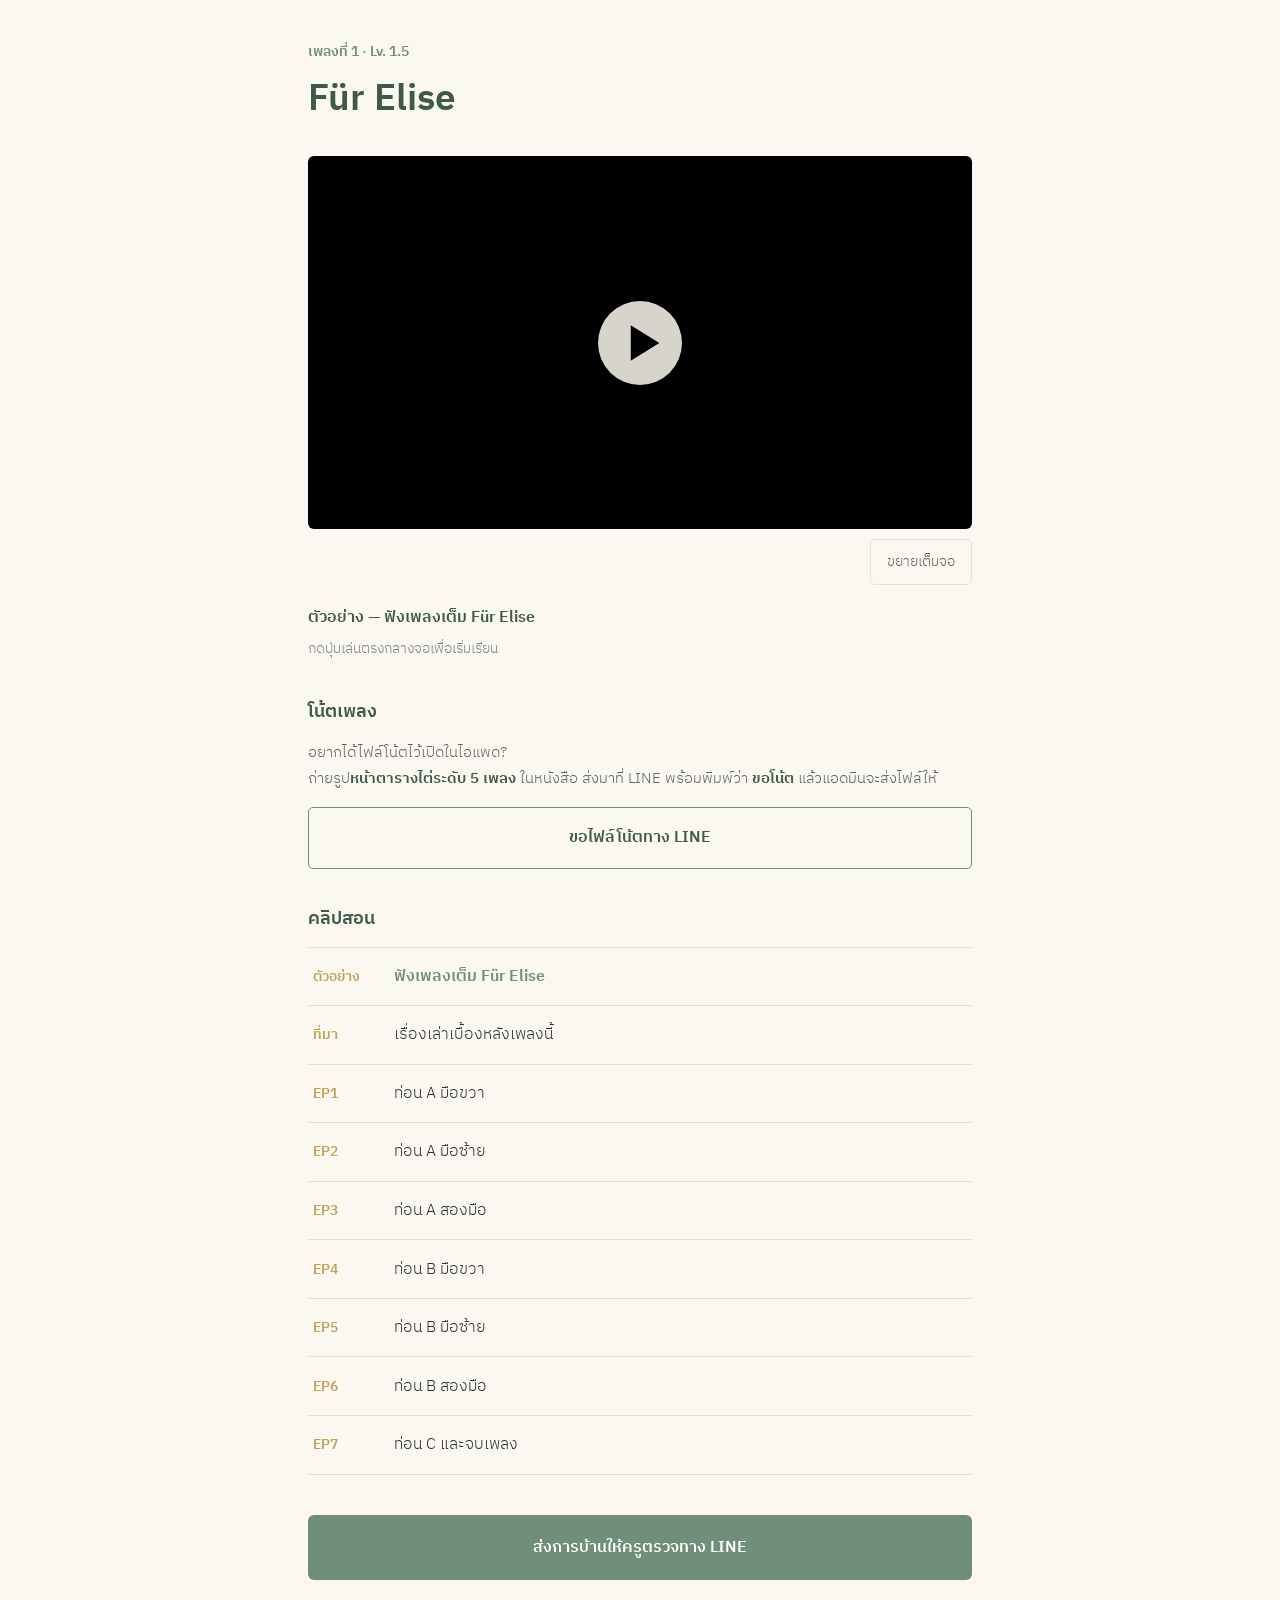
<file: 1/index.html>
<!DOCTYPE html>
<html lang="th">
<head>
<meta charset="utf-8">
<meta name="viewport" content="width=device-width,initial-scale=1">
<meta name="robots" content="noindex,nofollow">
<title>Für Elise — ปลดล็อกเปียโน 2 มือ</title>
<link href="https://fonts.googleapis.com/css2?family=IBM+Plex+Sans+Thai:wght@300;400;600&display=swap" rel="stylesheet">
<style>
:root{--cream:#FBF8F1;--sage:#6F8F78;--deep:#3F5A48;--ink:#2B342D;--gold:#C2A15A;--line:#DFE4DA}
*{box-sizing:border-box;margin:0;padding:0}
body{background:var(--cream);color:var(--ink);font-family:'IBM Plex Sans Thai',system-ui,sans-serif;font-weight:300;line-height:1.7}
body.locked{overflow:hidden}
.wrap{max-width:44rem;margin:0 auto;padding:2.5rem 1.25rem 4rem}
.lv{font-size:.9rem;color:var(--sage);font-weight:600}
h1{font-size:clamp(1.7rem,6vw,2.3rem);font-weight:600;color:var(--deep);margin:.3rem 0 1.5rem}
.player{position:relative;padding-top:56.25%;background:#000;border-radius:6px;overflow:hidden;scroll-margin-top:1rem}
.player iframe{position:absolute;inset:0;width:100%;height:100%;border:0}
.player.big{position:fixed;inset:0;z-index:120;padding-top:0;border-radius:0}
.player.big iframe{top:50%;height:auto;aspect-ratio:16/9;max-height:100%;transform:translateY(-50%)}
.cue{position:absolute;inset:0;display:flex;align-items:center;justify-content:center;pointer-events:none;transition:opacity .2s ease}
.cue.gone{opacity:0}
.cue svg{width:84px;height:84px;filter:drop-shadow(0 3px 14px rgba(0,0,0,.5))}
.expand{display:flex;justify-content:flex-end;margin-top:.6rem}
.expand button{display:flex;align-items:center;gap:.5rem;padding:.6rem 1rem;background:none;border:1px solid var(--line);border-radius:5px;color:#5B665D;font:inherit;font-size:.9rem;cursor:pointer}
.expand button:hover{border-color:var(--sage);color:var(--sage)}
.close{display:none;position:fixed;top:.9rem;right:.9rem;z-index:130;width:46px;height:46px;border-radius:50%;border:0;background:rgba(20,20,20,.6);color:#fff;font-size:1.5rem;line-height:1;cursor:pointer}
body.locked .close{display:block}
.now{margin:1.2rem 0 .4rem;font-size:1rem;color:var(--deep);font-weight:600}
.hint{margin-bottom:2rem;font-size:.9rem;color:#7A857C}
h2{font-size:1.1rem;font-weight:600;color:var(--deep);margin:2.2rem 0 .8rem}
.ask{font-size:.95rem;color:#5B665D;margin-bottom:1rem}
.ask b{font-weight:600;color:var(--deep)}
.ghost{display:block;padding:1rem;border:1px solid var(--sage);border-radius:5px;color:var(--deep);text-decoration:none;font-weight:600;text-align:center}
.ghost:hover{background:var(--sage);color:#fff}
ol{list-style:none}
ol li button{width:100%;display:flex;gap:.9rem;align-items:baseline;padding:.95rem .3rem;background:none;border:0;border-top:1px solid var(--line);text-align:left;cursor:pointer;font:inherit;color:var(--ink)}
ol li:last-child button{border-bottom:1px solid var(--line)}
ol li button:hover{color:var(--sage)}
ol li button[aria-current="true"]{color:var(--sage);font-weight:600}
.num{color:var(--gold);font-weight:600;font-size:.85rem;min-width:4.2rem;flex-shrink:0}
.hw{display:block;margin-top:2.5rem;padding:1.2rem;background:var(--sage);color:#fff;text-align:center;text-decoration:none;border-radius:6px;font-weight:600}
</style>
</head>
<body>
<button class="close" id="close" aria-label="ปิดเต็มจอ">&times;</button>

<div class="wrap">
  <p class="lv">เพลงที่ 1 · Lv. 1.5</p>
  <h1>Für Elise</h1>

  <div class="player" id="box">
    <iframe id="pl" src="" allow="fullscreen; picture-in-picture" allowfullscreen></iframe>
    <div class="cue" id="cue">
      <svg viewBox="0 0 100 100" xmlns="http://www.w3.org/2000/svg">
        <path fill="#EFEBE2" fill-opacity=".9" fill-rule="evenodd"
          d="M50 0A50 50 0 1 0 50 100A50 50 0 1 0 50 0Z M39 29L73 50L39 71Z"/>
      </svg>
    </div>
  </div>

  <div class="expand"><button id="big">ขยายเต็มจอ</button></div>

  <p class="now" id="now"></p>
  <p class="hint">กดปุ่มเล่นตรงกลางจอเพื่อเริ่มเรียน</p>

  <h2>โน้ตเพลง</h2>
  <p class="ask">อยากได้ไฟล์โน้ตไว้เปิดในไอแพด?<br>
  ถ่ายรูป<b>หน้าตารางไต่ระดับ 5 เพลง</b> ในหนังสือ ส่งมาที่ LINE พร้อมพิมพ์ว่า <b>ขอโน้ต</b> แล้วแอดมินจะส่งไฟล์ให้</p>
  <a class="ghost" href="https://lin.ee/Nd6pxlW">ขอไฟล์โน้ตทาง LINE</a>

  <h2>คลิปสอน</h2>
  <ol id="eps"></ol>

  <a class="hw" href="https://lin.ee/Nd6pxlW">ส่งการบ้านให้ครูตรวจทาง LINE</a>
</div>

<script src="https://player.vimeo.com/api/player.js"></script>
<script>
// แก้ตรงนี้ที่เดียว  vm = Vimeo ID
const EPS = [
  {n:"ตัวอย่าง", t:"ฟังเพลงเต็ม Für Elise",  vm:"1225332451"},
  {n:"ที่มา",    t:"เรื่องเล่าเบื้องหลังเพลงนี้", vm:"1225331447"},
  {n:"EP1",     t:"ท่อน A มือขวา",          vm:"1225331446"},
  {n:"EP2",     t:"ท่อน A มือซ้าย",          vm:"1225331448"},
  {n:"EP3",     t:"ท่อน A สองมือ",           vm:"1225331449"},
  {n:"EP4",     t:"ท่อน B มือขวา",          vm:"1225331581"},
  {n:"EP5",     t:"ท่อน B มือซ้าย",          vm:"1225331776"},
  {n:"EP6",     t:"ท่อน B สองมือ",           vm:"1225332086"},
  {n:"EP7",     t:"ท่อน C และจบเพลง",        vm:"1225332174"}
];
const VP='?badge=0&autopause=0&title=0&byline=0&portrait=0';
const pl=document.getElementById('pl'),now=document.getElementById('now'),
      eps=document.getElementById('eps'),cue=document.getElementById('cue'),
      box=document.getElementById('box');
function hide(){cue.classList.add('gone');}
window.addEventListener('blur',hide);
box.addEventListener('pointerdown',hide);
pl.addEventListener('load',function(){
  setTimeout(function(){
    try{ new Vimeo.Player(pl).on('play',hide); }catch(err){}
  },300);
});
EPS.forEach((e,i)=>{
  const li=document.createElement('li'),b=document.createElement('button');
  b.innerHTML='<span class="num">'+e.n+'</span><span>'+e.t+'</span>';
  b.onclick=()=>pick(i,true); li.appendChild(b); eps.appendChild(li);
});
function pick(i,click){
  pl.src='https://player.vimeo.com/video/'+EPS[i].vm+VP;
  cue.classList.remove('gone');
  now.textContent=EPS[i].n+' — '+EPS[i].t;
  [...eps.querySelectorAll('button')].forEach((b,j)=>b.setAttribute('aria-current',j===i));
  if(click) box.scrollIntoView({behavior:'smooth',block:'start'});
}
document.getElementById('big').onclick=function(){
  box.classList.add('big'); document.body.classList.add('locked');
};
document.getElementById('close').onclick=function(){
  box.classList.remove('big'); document.body.classList.remove('locked');
};
document.addEventListener('keydown',e=>{if(e.key==='Escape')document.getElementById('close').onclick();});
pick(0,false);
</script>
</body>
</html>
</file>
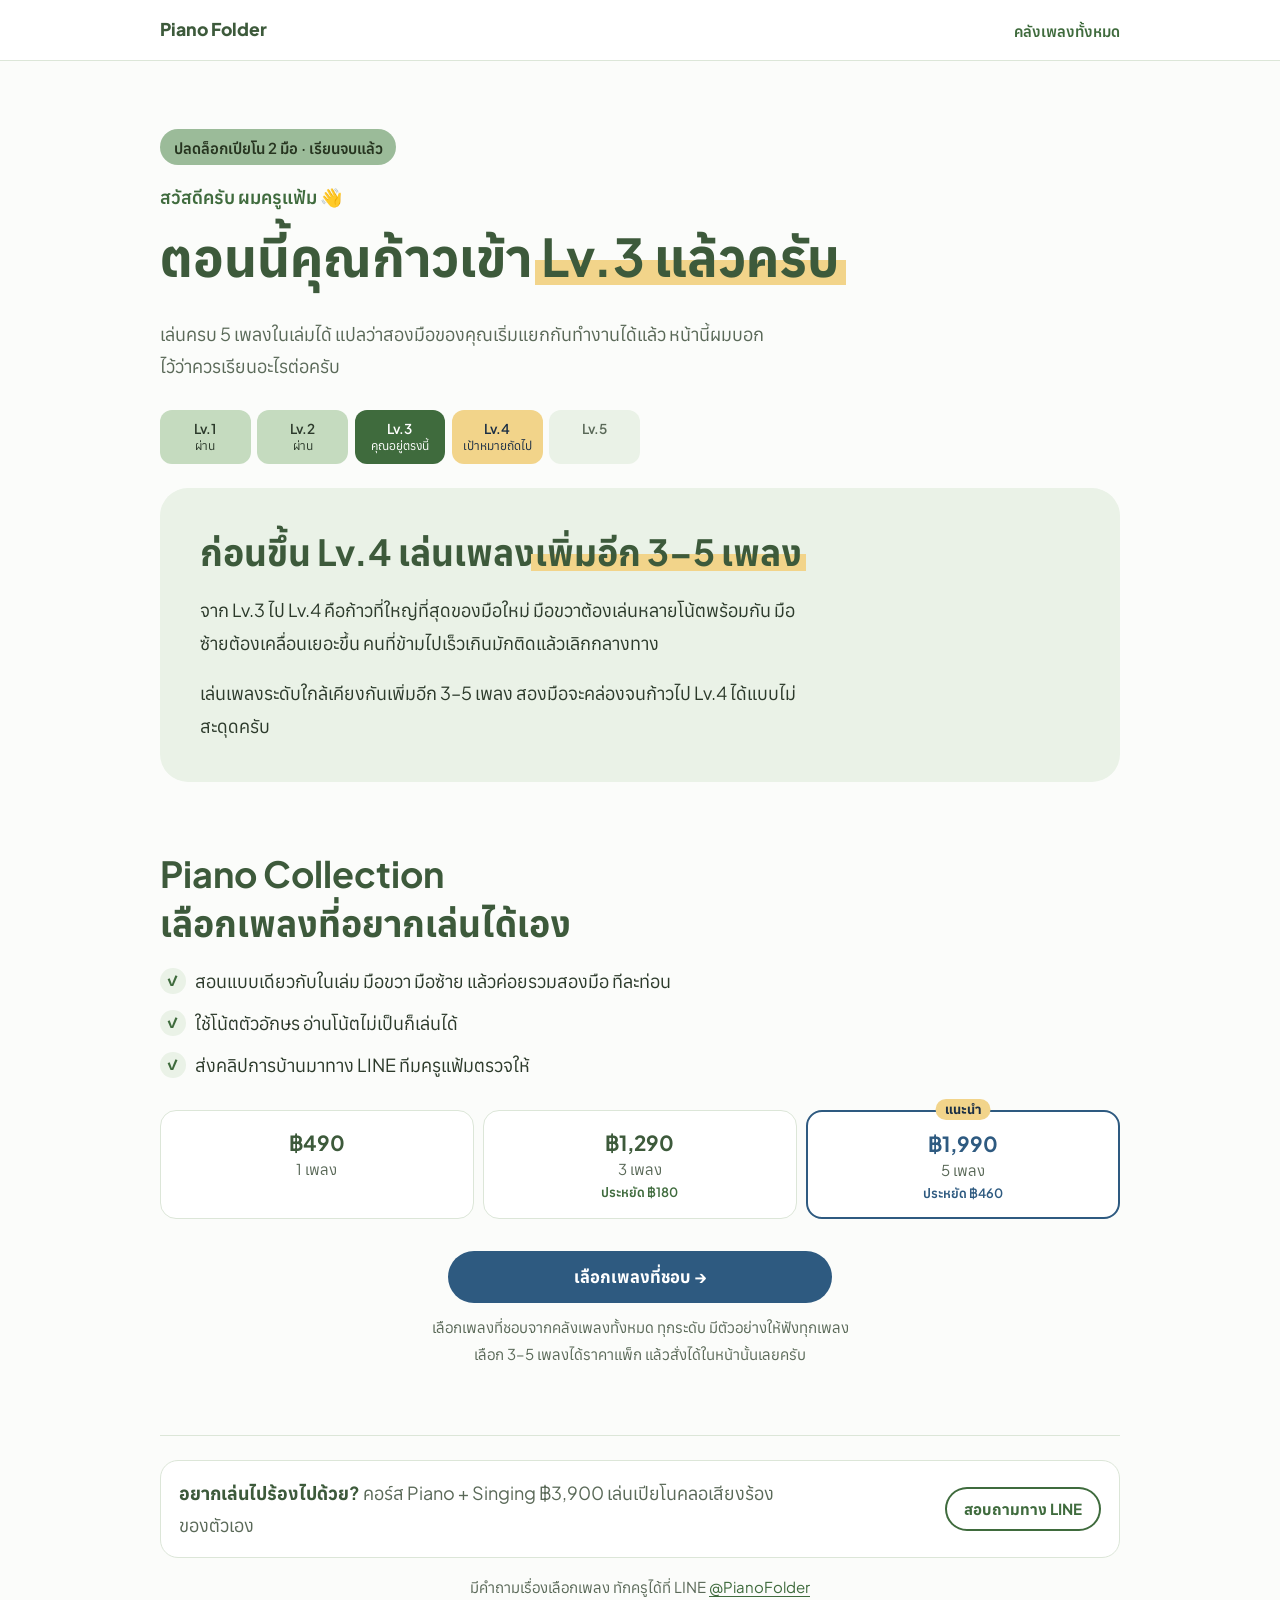
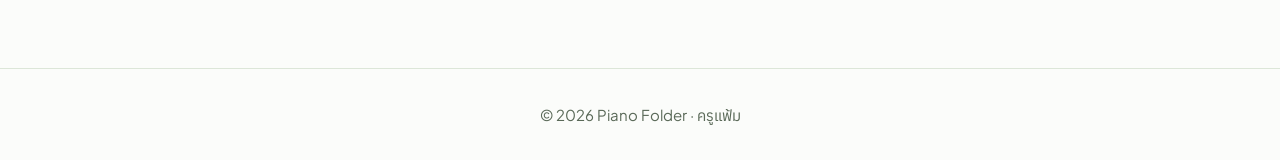
<file: next/index.html>
<!doctype html>
<html lang="th">
<head>
<meta charset="utf-8">
<meta name="viewport" content="width=device-width, initial-scale=1, viewport-fit=cover">
<title>เรียนต่อหลังจบเล่ม 2 — Piano Folder</title>
<meta name="description" content="จบหนังสือ ปลดล็อกเปียโน 2 มือ แล้ว เรียนอะไรต่อดี เลือกเพลง Lv.3 ที่ชอบจาก Piano Collection ได้เลย">
<link rel="preconnect" href="https://fonts.gstatic.com" crossorigin>
<link rel="stylesheet" href="https://fonts.googleapis.com/css2?family=Anuphan:wght@400;600;700&family=Plus+Jakarta+Sans:wght@400;700;800&display=swap">
<style>
/* โทนเขียวเสจ ตามหนังสือ ปลดล็อกเปียโน 2 มือ */
:root{
  --c-canvas:#FBFCFA;--c-card:#FFFFFF;--c-tint:#EAF2E7;--c-ink:#2C3A2B;--c-ink-soft:#5A6958;
  --c-head:#3D5A3B;--c-line:#DCE6D8;--c-shape:#C5DBBF;--c-action:#3F6B3D;--c-action-hover:#2C4B2B;
  --c-sage:#9BBB99;
  /* สีแบรนด์ ใช้ตัดเฉพาะจุดสำคัญ: เหลือง = สิ่งที่ต้องทำต่อ / น้ำเงิน = ปุ่มไปเลือกเพลง */
  --c-sun:#F2D48A;--c-sun-ink:#1B2F45;--c-brand:#2E5A80;--c-brand-hover:#1B2F45;
  --font-sans:"Plus Jakarta Sans","Anuphan","Noto Sans Thai","Leelawadee UI","Thonburi",system-ui,sans-serif;
  --fs-display:clamp(2rem,1.4rem + 3vw,3.25rem);--fs-h2:clamp(1.5rem,1.2rem + 1.5vw,2.25rem);
  --fs-body:1.125rem;--fs-small:.9375rem;--lh-head:1.35;--lh-body:1.8;
  --container:60rem;--measure:38rem;--section-y:clamp(2.5rem,2rem + 3vw,4.25rem);
  --r-panel:28px;--r-card:18px;--r-pill:999px;
}
*,*::before,*::after{box-sizing:border-box}
html{scroll-behavior:smooth}
body{margin:0;background:var(--c-canvas);color:var(--c-ink);font:400 var(--fs-body)/var(--lh-body) var(--font-sans);padding-bottom:env(safe-area-inset-bottom,0px)}
h1,h2,h3{margin:0 0 .5em;font-weight:700;line-height:var(--lh-head);color:var(--c-head);text-wrap:balance}
h1{font-size:var(--fs-display)}h2{font-size:var(--fs-h2)}
p{margin:0 0 1em;max-width:var(--measure)}
p,li{text-wrap:pretty}
a{color:var(--c-action);text-underline-offset:.2em}
:focus-visible{outline:3px solid var(--c-ink);outline-offset:3px}
.wrap{width:min(100% - 2rem,var(--container));margin-inline:auto}
section{padding-block:var(--section-y)}
.nowrap{white-space:nowrap}
.hl{background:linear-gradient(transparent 56%,var(--c-sun) 56% 94%,transparent 94%);padding-inline:.12em;margin-inline:-.12em;-webkit-box-decoration-break:clone;box-decoration-break:clone}
.hello{display:block;font-weight:600;font-size:1.125rem;color:var(--c-action);margin-bottom:.5rem}
.soft{color:var(--c-ink-soft)}
.fine{font-size:var(--fs-small);color:var(--c-ink-soft)}

.btn{display:inline-flex;align-items:center;justify-content:center;gap:.5em;min-height:52px;padding:.8em 1.75em;border:0;border-radius:var(--r-pill);background:var(--c-action);color:#fff;font:700 1.05rem/1.3 var(--font-sans);text-decoration:none;cursor:pointer}
.btn:hover{background:var(--c-action-hover)}
.btn--brand{background:var(--c-brand)}
.btn--brand:hover{background:var(--c-brand-hover)}
.btn--quiet{background:transparent;color:var(--c-action);box-shadow:inset 0 0 0 2px currentColor;min-height:44px;padding:.55em 1.25em;font-size:.95rem}
.btn--quiet:hover{background:var(--c-tint)}

/* header */
.top{border-bottom:1px solid var(--c-line);background:var(--c-card)}
.top .wrap{display:flex;align-items:center;justify-content:space-between;min-height:60px;gap:1rem}
.brand{font-weight:800;color:var(--c-head);text-decoration:none;font-size:1.1rem}
.top a.link{font-size:var(--fs-small);font-weight:600;text-decoration:none}

/* hero */
.hero{padding-bottom:1.5rem}
.book-badge{display:inline-block;background:var(--c-sage);color:#26341F;font-weight:600;font-size:var(--fs-small);padding:.3em .9em;border-radius:var(--r-pill);margin-bottom:1rem}
.ladder{list-style:none;padding:0;margin:1.75rem 0 0;display:grid;grid-template-columns:repeat(5,1fr);gap:.4rem;max-width:30rem}
.ladder li{text-align:center;font-size:.85rem;font-weight:600;color:var(--c-ink-soft);padding:.55rem .2rem;border-radius:12px;background:var(--c-tint);line-height:1.4}
.ladder li.done{background:var(--c-shape);color:var(--c-ink)}
.ladder li.here{background:var(--c-action);color:#fff}
.ladder li.next{background:var(--c-sun);color:var(--c-sun-ink)}
.ladder small{display:block;font-weight:400;font-size:.75rem}

/* why */
.why{background:var(--c-tint);border-radius:var(--r-panel);padding:clamp(1.25rem,1rem + 2vw,2.5rem)}
.why p:last-child{margin-bottom:0}

/* offer */
.offer{display:grid;gap:1.4rem}
.checks{list-style:none;padding:0;margin:0;display:grid;gap:.6rem}
.checks li{display:flex;gap:.6rem;align-items:flex-start}
.checks li::before{content:"✓";flex:none;width:1.6rem;height:1.6rem;border-radius:50%;background:var(--c-tint);color:var(--c-action);font-weight:700;display:grid;place-items:center;font-size:.9rem;margin-top:.2rem}
.prices{display:grid;grid-template-columns:repeat(3,1fr);gap:.6rem;margin-top:.4rem}
.price{background:var(--c-card);border:1px solid var(--c-line);border-radius:16px;padding:1rem .4rem .85rem;text-align:center;position:relative;line-height:1.5}
.price b{display:block;font-size:1.3rem;color:var(--c-head)}
.price span{display:block;font-size:var(--fs-small);color:var(--c-ink-soft)}
.price em{display:block;font-style:normal;font-size:.8rem;font-weight:600;color:var(--c-action);margin-top:.15rem}
.price.best{border:2px solid var(--c-brand)}
.price.best b,.price.best em{color:var(--c-brand)}
.price.best::before{content:"แนะนำ";position:absolute;top:-.8rem;left:50%;transform:translateX(-50%);background:var(--c-sun);color:var(--c-sun-ink);font-size:.8rem;font-weight:700;padding:.05em .7em;border-radius:var(--r-pill);white-space:nowrap}
.go{display:grid;justify-items:center;text-align:center;gap:.6rem;margin-top:.6rem}
.go .btn{width:min(100%,24rem)}
.go p{margin:0}

/* ending */
.alt{border-top:1px solid var(--c-line);padding-top:1.5rem;display:grid;gap:.9rem}
.alt-row{display:flex;flex-wrap:wrap;align-items:center;justify-content:space-between;gap:.75rem 1.25rem;background:var(--c-card);border:1px solid var(--c-line);border-radius:var(--r-card);padding:1rem 1.1rem}
.alt-row p{margin:0}
.alt-row b{color:var(--c-head)}

footer{border-top:1px solid var(--c-line);padding-block:2rem;text-align:center;font-size:var(--fs-small);color:var(--c-ink-soft)}
@media (max-width:380px){.price b{font-size:1.15rem}}
@media (prefers-reduced-motion:reduce){html{scroll-behavior:auto}}
</style>
</head>
<body>

<header class="top">
  <div class="wrap">
    <a class="brand" href="https://pianofolder.com/">Piano Folder</a>
    <a class="link" href="https://pianofolder.com/piano-collection/?src=2hands">คลังเพลงทั้งหมด</a>
  </div>
</header>

<main>
<section class="hero">
  <div class="wrap">
    <span class="book-badge">ปลดล็อกเปียโน 2 มือ · เรียนจบแล้ว</span>
    <span class="hello">สวัสดีครับ ผมครูแฟ้ม 👋</span>
    <h1><span class="nowrap">ตอนนี้คุณก้าวเข้า</span><wbr> <span class="nowrap hl">Lv.3 แล้วครับ</span></h1>
    <p class="soft">เล่นครบ 5 เพลงในเล่มได้ แปลว่าสองมือของคุณเริ่มแยกกันทำงานได้แล้ว หน้านี้ผมบอกไว้ว่าควรเรียนอะไรต่อครับ</p>
    <ol class="ladder" aria-label="ระดับของคุณ">
      <li class="done">Lv.1<small>ผ่าน</small></li>
      <li class="done">Lv.2<small>ผ่าน</small></li>
      <li class="here">Lv.3<small>คุณอยู่ตรงนี้</small></li>
      <li class="next">Lv.4<small>เป้าหมายถัดไป</small></li>
      <li>Lv.5<small>&nbsp;</small></li>
    </ol>
  </div>
</section>

<section style="padding-top:0">
  <div class="wrap">
    <div class="why">
      <h2><span class="nowrap">ก่อนขึ้น Lv.4</span><wbr> <span class="nowrap">เล่นเพลง<span class="hl">เพิ่มอีก 3–5 เพลง</span></span></h2>
      <p>จาก Lv.3 ไป Lv.4 คือก้าวที่ใหญ่ที่สุดของมือใหม่ มือขวาต้องเล่นหลายโน้ตพร้อมกัน มือซ้ายต้องเคลื่อนเยอะขึ้น คนที่ข้ามไปเร็วเกินมักติดแล้วเลิกกลางทาง</p>
      <p>เล่นเพลงระดับใกล้เคียงกันเพิ่มอีก 3–5 เพลง สองมือจะคล่องจนก้าวไป Lv.4 ได้แบบไม่สะดุดครับ</p>
    </div>
  </div>
</section>

<section id="offer" style="padding-top:0">
  <div class="wrap offer">
    <div>
      <h2>Piano Collection<br><span class="nowrap">เลือกเพลงที่อยากเล่น</span><wbr><span class="nowrap">ได้เอง</span></h2>
      <ul class="checks">
        <li><span>สอนแบบเดียวกับในเล่ม <span class="nowrap">มือขวา มือซ้าย</span> แล้วค่อยรวมสองมือ ทีละท่อน</span></li>
        <li><span>ใช้โน้ตตัวอักษร อ่านโน้ตไม่เป็นก็เล่นได้</span></li>
        <li><span>ส่งคลิปการบ้านมาทาง LINE <span class="nowrap">ทีมครูแฟ้ม</span>ตรวจให้</span></li>
      </ul>
    </div>
    <div class="prices" role="list">
      <div class="price" role="listitem"><b>฿490</b><span>1 เพลง</span></div>
      <div class="price" role="listitem"><b>฿1,290</b><span>3 เพลง</span><em>ประหยัด ฿180</em></div>
      <div class="price best" role="listitem"><b>฿1,990</b><span>5 เพลง</span><em>ประหยัด ฿460</em></div>
    </div>
    <div class="go">
      <a class="btn btn--brand" id="goBtn" href="https://pianofolder.com/piano-collection/?src=2hands#songs">เลือกเพลงที่ชอบ →</a>
      <p class="fine" id="goNote">เลือกเพลงที่ชอบจากคลังเพลงทั้งหมด ทุกระดับ มีตัวอย่างให้ฟังทุกเพลง<br>เลือก 3–5 เพลงได้ราคาแพ็ก แล้วสั่งได้ในหน้านั้นเลยครับ</p>
    </div>
  </div>
</section>

<section style="padding-top:0">
  <div class="wrap alt">
    <div class="alt-row">
      <p><b>อยากเล่นไปร้องไปด้วย?</b> <span class="soft">คอร์ส Piano + Singing ฿3,900 เล่นเปียโนคลอเสียงร้องของตัวเอง</span></p>
      <a class="btn btn--quiet" id="singBtn" href="https://lin.ee/Nd6pxlW">สอบถามทาง LINE</a>
    </div>
    <p class="fine" style="text-align:center;margin:0 auto">มีคำถามเรื่องเลือกเพลง ทักครูได้ที่ LINE <a id="lineLink" href="https://lin.ee/Nd6pxlW">@PianoFolder</a></p>
  </div>
</section>
</main>

<footer>© <span id="yr">2026</span> Piano Folder · ครูแฟ้ม</footer>

<script>
/* ===== แก้ข้อมูลตรงนี้ที่เดียว ===== */
const LINE_ID   = '@PianoFolder';
const LINE_URL  = 'https://lin.ee/Nd6pxlW';
const SOURCE    = 'มาจาก: หนังสือ ปลดล็อกเปียโน 2 มือ';   // ติดท้ายข้อความ ไว้ดูว่านักเรียนมาจากไหน
const SHEET_CSV = 'https://docs.google.com/spreadsheets/d/e/2PACX-1vTCWW1n3zG4sQRxEgOSTd1ssqgPI_hKNsvOjmRAEXAoRXYymoRiUm_O6BylGWU376YF9jFMuUgs_sRj/pub?gid=702304224&single=true&output=csv'; // ใช้นับจำนวนเพลงทั้งหมดในคลัง
/* ================================== */

const lineMsg = t => 'https://line.me/R/oaMessage/' + encodeURIComponent(LINE_ID) + '/?' + encodeURIComponent(t);
document.getElementById('singBtn').href = lineMsg('สวัสดีครูแฟ้ม อยากสอบถามคอร์ส Piano + Singing\n(' + SOURCE + ')');
document.getElementById('lineLink').href = LINE_URL;
document.getElementById('yr').textContent = new Date().getFullYear();

/* นับเพลงทั้งหมดจาก Google Sheet แล้วเขียนว่า "มีให้เลือกกว่า N เพลง" — ถ้าโหลดไม่ได้ ข้อความเดิมยังอยู่ */
function parseCSV(t){
  const rows = []; let row = [], f = '', q = false;
  for (let i = 0; i < t.length; i++){
    const ch = t[i];
    if (q){ if (ch === '"'){ if (t[i+1] === '"'){ f += '"'; i++; } else q = false; } else f += ch; }
    else if (ch === '"') q = true;
    else if (ch === ','){ row.push(f); f = ''; }
    else if (ch === '\n'){ row.push(f); rows.push(row); row = []; f = ''; }
    else if (ch !== '\r') f += ch;
  }
  if (f !== '' || row.length){ row.push(f); rows.push(row); }
  return rows;
}
(async () => {
  try {
    const res = await fetch(SHEET_CSV, {cache:'no-store'});
    if (!res.ok) return;
    const rows = parseCSV(await res.text());
    const h = rows.findIndex(r => (r[0] || '').trim() === 'ID');
    if (h < 0) return;
    const nCol = rows[h].findIndex(x => x.trim() === 'ชื่อเพลง');
    if (nCol < 0) return;
    const n = rows.slice(h + 1).filter(r => /^PC\d+$/.test((r[0] || '').trim()) && (r[nCol] || '').trim()).length;
    const shown = Math.floor(n / 5) * 5;
    if (shown < 10) return;
    document.getElementById('goNote').innerHTML =
      'มีเพลงให้เลือกหลากหลาย ทุกระดับ และเพิ่มเพลงใหม่อยู่เรื่อย ๆ พร้อมตัวอย่างให้ฟังทุกเพลง<br>เลือก 3–5 เพลงได้ราคาแพ็ก แล้วสั่งได้ในหน้านั้นเลยครับ';
  } catch (e) { /* ใช้ข้อความเดิม */ }
})();
</script>
</body>
</html>
</file>
